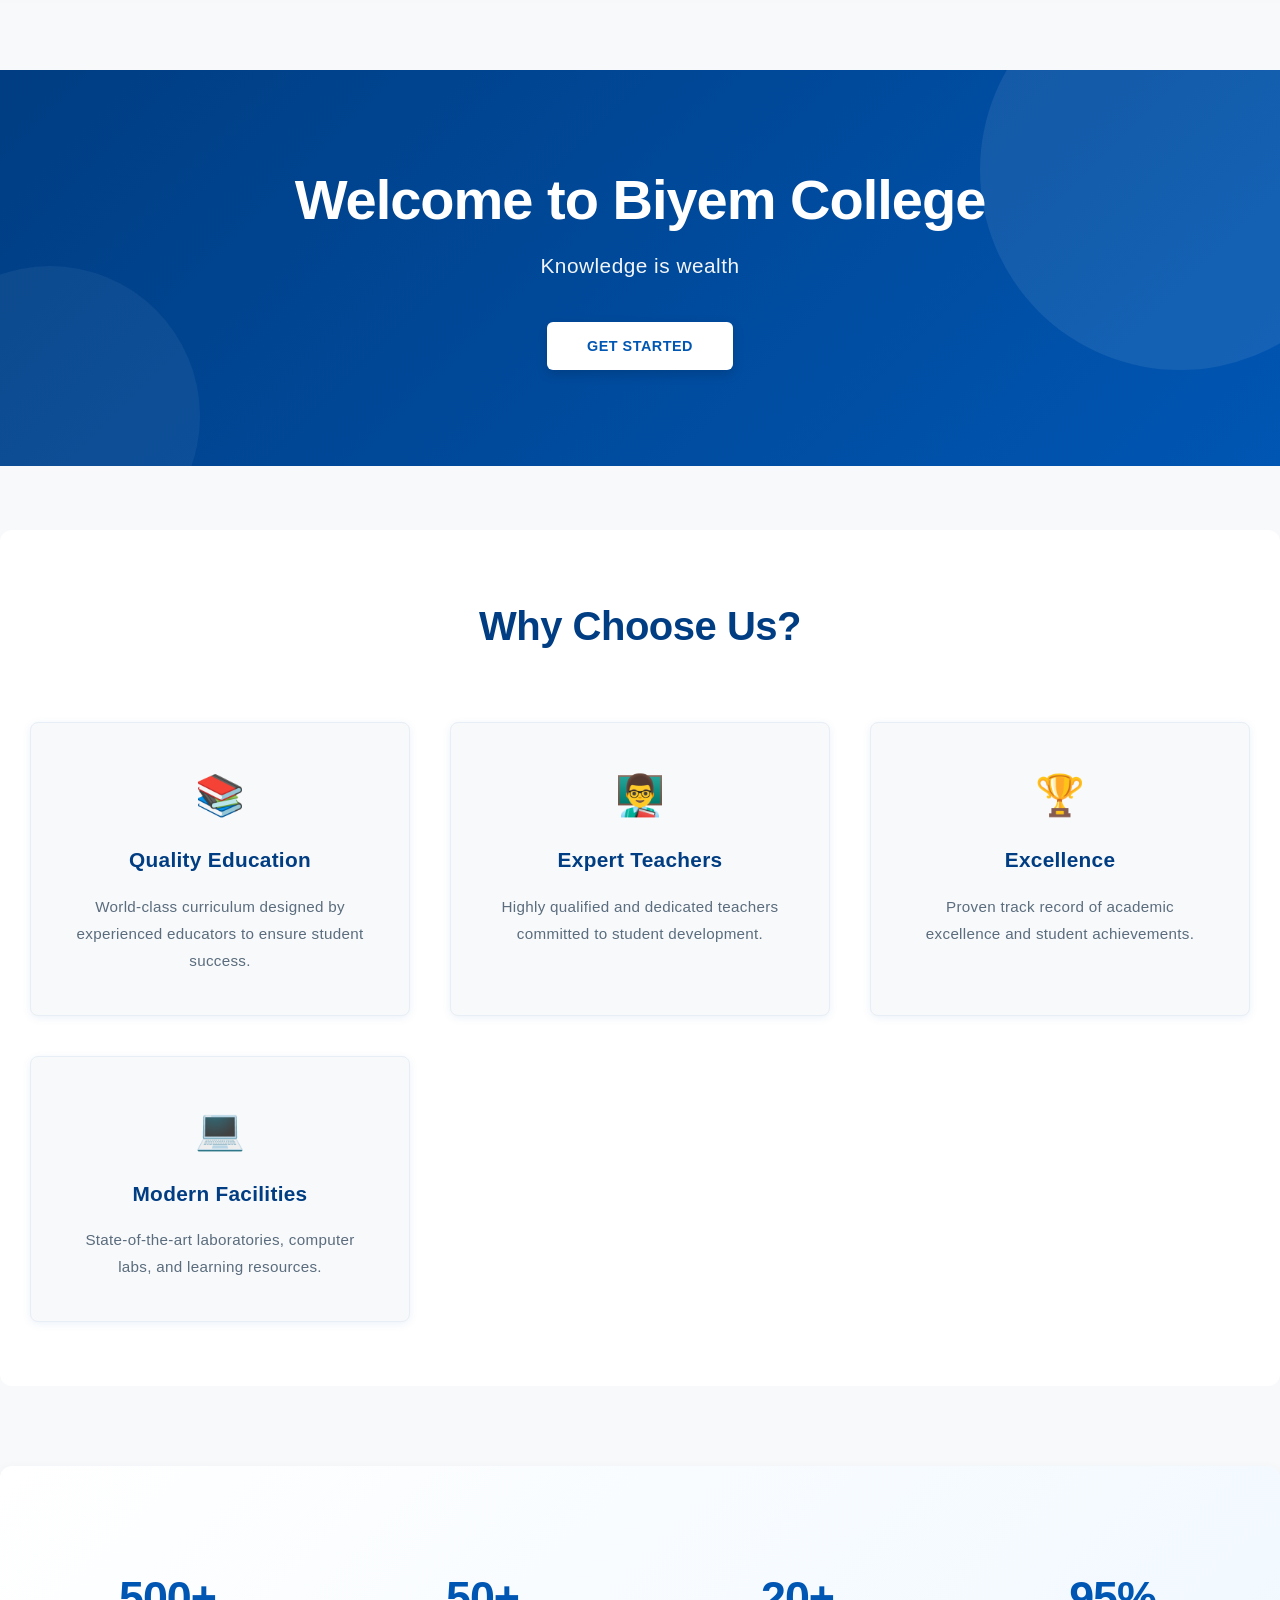
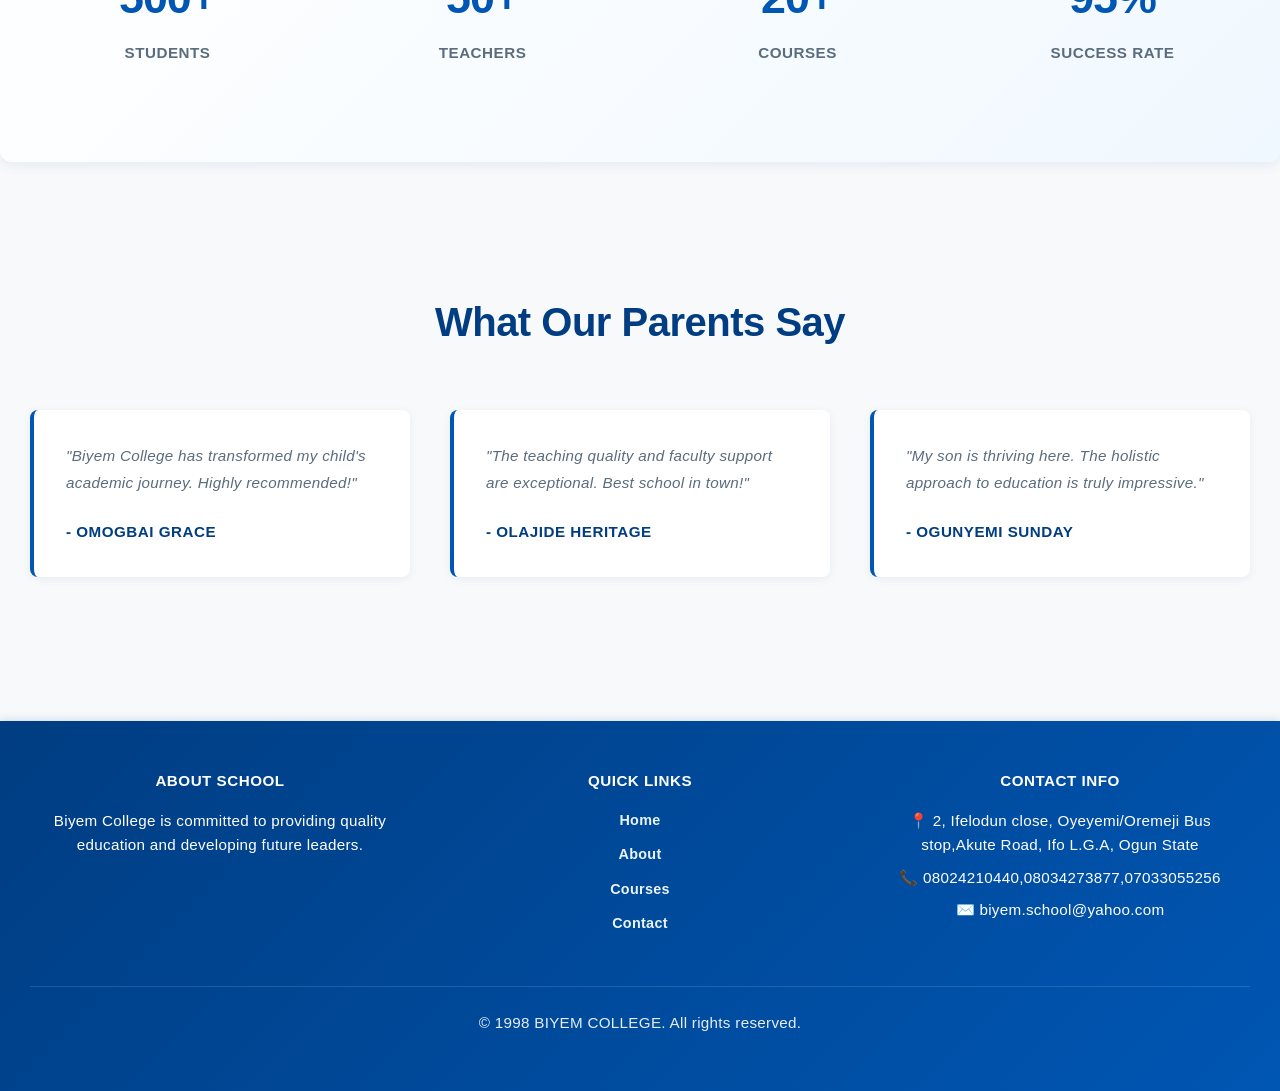
<file: index.html>
<!DOCTYPE html>
<html lang="en">
<head>
    <meta charset="UTF-8">
    <meta name="viewport" content="width=device-width, initial-scale=1.0">
    <title>Biyem College - Home</title>
    <link rel="stylesheet" href="style.css">
</head>
<body>
    <!-- Navigation Bar -->
    <nav class="navbar">
        <div class="nav-container">
            <div class="logo">
                <h1>🎓 Biyem College</h1>
            </div>
            <ul class="nav-menu">
                <li><a href="index.html" class="active">Home</a></li>
                <li><a href="about.html">About</a></li>
                <li><a href="courses.html">Courses</a></li>
                <li><a href="contact.html">Contact</a></li>
            </ul>
        </div>
    </nav>

    <!-- Hero Section -->
    <section class="hero">
        <div class="hero-content">
            <h2>Welcome to Biyem College</h2>
            <p>Knowledge is wealth</p>
            <button class="btn btn-primary">Get Started</button>
        </div>
    </section>

    <!-- Features Section -->
    <section class="features">
        <div class="container">
            <h2>Why Choose Us?</h2>
            <div class="features-grid">
                <div class="feature-card">
                    <div class="feature-icon">📚</div>
                    <h3>Quality Education</h3>
                    <p>World-class curriculum designed by experienced educators to ensure student success.</p>
                </div>
                <div class="feature-card">
                    <div class="feature-icon">👨‍🏫</div>
                    <h3>Expert Teachers</h3>
                    <p>Highly qualified and dedicated teachers committed to student development.</p>
                </div>
                <div class="feature-card">
                    <div class="feature-icon">🏆</div>
                    <h3>Excellence</h3>
                    <p>Proven track record of academic excellence and student achievements.</p>
                </div>
                <div class="feature-card">
                    <div class="feature-icon">💻</div>
                    <h3>Modern Facilities</h3>
                    <p>State-of-the-art laboratories, computer labs, and learning resources.</p>
                </div>
            </div>
        </div>
    </section>

    <!-- Statistics Section -->
    <section class="stats">
        <div class="container">
            <div class="stat-item">
                <h3>500+</h3>
                <p>Students</p>
            </div>
            <div class="stat-item">
                <h3>50+</h3>
                <p>Teachers</p>
            </div>
            <div class="stat-item">
                <h3>20+</h3>
                <p>Courses</p>
            </div>
            <div class="stat-item">
                <h3>95%</h3>
                <p>Success Rate</p>
            </div>
        </div>
    </section>

    <!-- Testimonials Section -->
    <section class="testimonials">
        <div class="container">
            <h2>What Our Parents Say</h2>
            <div class="testimonials-grid">
                <div class="testimonial-card">
                    <p>"Biyem College has transformed my child's academic journey. Highly recommended!"</p>
                    <h4>- Omogbai Grace</h4>
                </div>
                <div class="testimonial-card">
                    <p>"The teaching quality and faculty support are exceptional. Best school in town!"</p>
                    <h4>- Olajide Heritage</h4>
                </div>
                <div class="testimonial-card">
                    <p>"My son is thriving here. The holistic approach to education is truly impressive."</p>
                    <h4>- Ogunyemi Sunday</h4>
                </div>
            </div>
        </div>
    </section>

    <!-- Footer -->
    <footer class="footer">
        <div class="container">
            <div class="footer-content">
                <div class="footer-section">
                    <h4>About School</h4>
                    <p>Biyem College is committed to providing quality education and developing future leaders.</p>
                </div>
                <div class="footer-section">
                    <h4>Quick Links</h4>
                    <ul>
                        <li><a href="#home">Home</a></li>
                        <li><a href="#about">About</a></li>
                        <li><a href="#courses">Courses</a></li>
                        <li><a href="#contact">Contact</a></li>
                    </ul>
                </div>
                <div class="footer-section">
                    <h4>Contact Info</h4>
                    <p>📍 2, Ifelodun close, Oyeyemi/Oremeji Bus stop,Akute Road, Ifo L.G.A, Ogun State</p>
                    <p>📞 08024210440,08034273877,07033055256</p>
                    <p>✉️ biyem.school@yahoo.com</p>
                </div>
            </div>
            <div class="footer-bottom">
                <p>&copy; 1998 BIYEM COLLEGE. All rights reserved.</p>
            </div>
        </div>
    </footer>
</body>
</html>
</file>
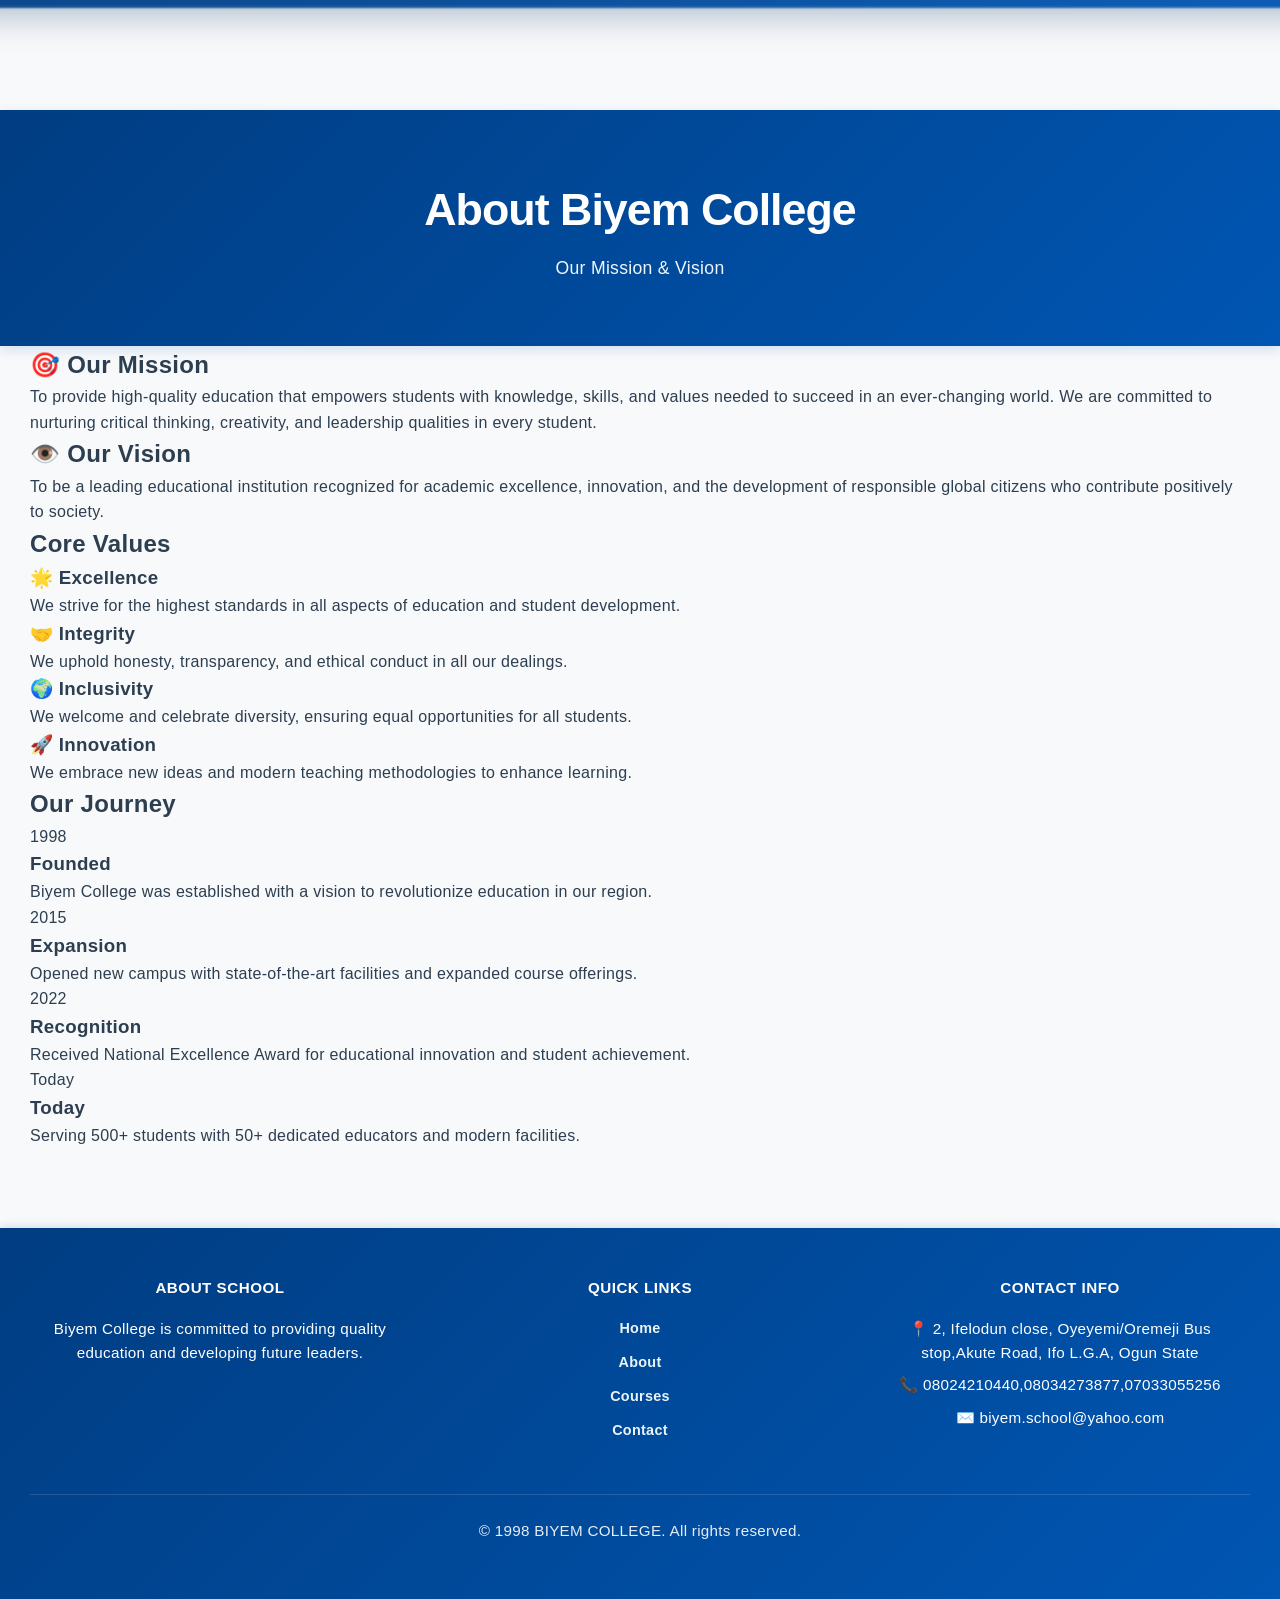
<file: about.html>
<!DOCTYPE html>
<html lang="en">
<head>
    <meta charset="UTF-8">
    <meta name="viewport" content="width=device-width, initial-scale=1.0">
    <title>About Us - Biyem College</title>
    <link rel="stylesheet" href="style.css">
</head>
<body>
    <!-- Navigation Bar -->
    <nav class="navbar">
        <div class="nav-container">
            <div class="logo">
                <h1>🎓 Biyem College</h1>
            </div>
            <ul class="nav-menu">
                <li><a href="index.html">Home</a></li>
                <li><a href="about.html" class="active">About</a></li>
                <li><a href="courses.html">Courses</a></li>
                <li><a href="contact.html">Contact</a></li>
            </ul>
        </div>
    </nav>

    <!-- Page Title -->
    <section class="page-title">
        <h1>About Biyem College</h1>
        <p>Our Mission & Vision</p>
    </section>

    <!-- Mission & Vision -->
    <section class="mission-vision">
        <div class="container">
            <div class="mission-card">
                <h2>🎯 Our Mission</h2>
                <p>To provide high-quality education that empowers students with knowledge, skills, and values needed to succeed in an ever-changing world. We are committed to nurturing critical thinking, creativity, and leadership qualities in every student.</p>
            </div>
            <div class="vision-card">
                <h2>👁️ Our Vision</h2>
                <p>To be a leading educational institution recognized for academic excellence, innovation, and the development of responsible global citizens who contribute positively to society.</p>
            </div>
        </div>
    </section>

    <!-- Our Values -->
    <section class="values">
        <div class="container">
            <h2>Core Values</h2>
            <div class="values-grid">
                <div class="value-item">
                    <h3>🌟 Excellence</h3>
                    <p>We strive for the highest standards in all aspects of education and student development.</p>
                </div>
                <div class="value-item">
                    <h3>🤝 Integrity</h3>
                    <p>We uphold honesty, transparency, and ethical conduct in all our dealings.</p>
                </div>
                <div class="value-item">
                    <h3>🌍 Inclusivity</h3>
                    <p>We welcome and celebrate diversity, ensuring equal opportunities for all students.</p>
                </div>
                <div class="value-item">
                    <h3>🚀 Innovation</h3>
                    <p>We embrace new ideas and modern teaching methodologies to enhance learning.</p>
                </div>
            </div>
        </div>
    </section>

    <!-- History -->
    <section class="history">
        <div class="container">
            <h2>Our Journey</h2>
            <div class="timeline">
                <div class="timeline-item">
                    <div class="timeline-date">1998</div>
                    <div class="timeline-content">
                        <h3>Founded</h3>
                        <p>Biyem College was established with a vision to revolutionize education in our region.</p>
                    </div>
                </div>
                <div class="timeline-item">
                    <div class="timeline-date">2015</div>
                    <div class="timeline-content">
                        <h3>Expansion</h3>
                        <p>Opened new campus with state-of-the-art facilities and expanded course offerings.</p>
                    </div>
                </div>
                <div class="timeline-item">
                    <div class="timeline-date">2022</div>
                    <div class="timeline-content">
                        <h3>Recognition</h3>
                        <p>Received National Excellence Award for educational innovation and student achievement.</p>
                    </div>
                </div>
                <div class="timeline-item">
                    <div class="timeline-date">Today</div>
                    <div class="timeline-content">
                        <h3>Today</h3>
                        <p>Serving 500+ students with 50+ dedicated educators and modern facilities.</p>
                    </div>
                </div>
            </div>
        </div>
    </section>

    <!-- Footer -->
    <footer class="footer">
        <div class="container">
            <div class="footer-content">
                <div class="footer-section">
                    <h4>About School</h4>
                    <p>Biyem College is committed to providing quality education and developing future leaders.</p>
                </div>
                <div class="footer-section">
                    <h4>Quick Links</h4>
                    <ul>
                        <li><a href="index.html">Home</a></li>
                        <li><a href="about.html">About</a></li>
                        <li><a href="courses.html">Courses</a></li>
                        <li><a href="contact.html">Contact</a></li>
                    </ul>
                </div>
                <div class="footer-section">
                    <h4>Contact Info</h4>
                    <p>📍 2, Ifelodun close, Oyeyemi/Oremeji Bus stop,Akute Road, Ifo L.G.A, Ogun State</p>
                    <p>📞 08024210440,08034273877,07033055256</p>
                    <p>✉️ biyem.school@yahoo.com</p>
                </div>
            </div>
            <div class="footer-bottom">
                <p>&copy; 1998 BIYEM COLLEGE. All rights reserved.</p>
            </div>
        </div>
    </footer>
</body>
</html>
</file>
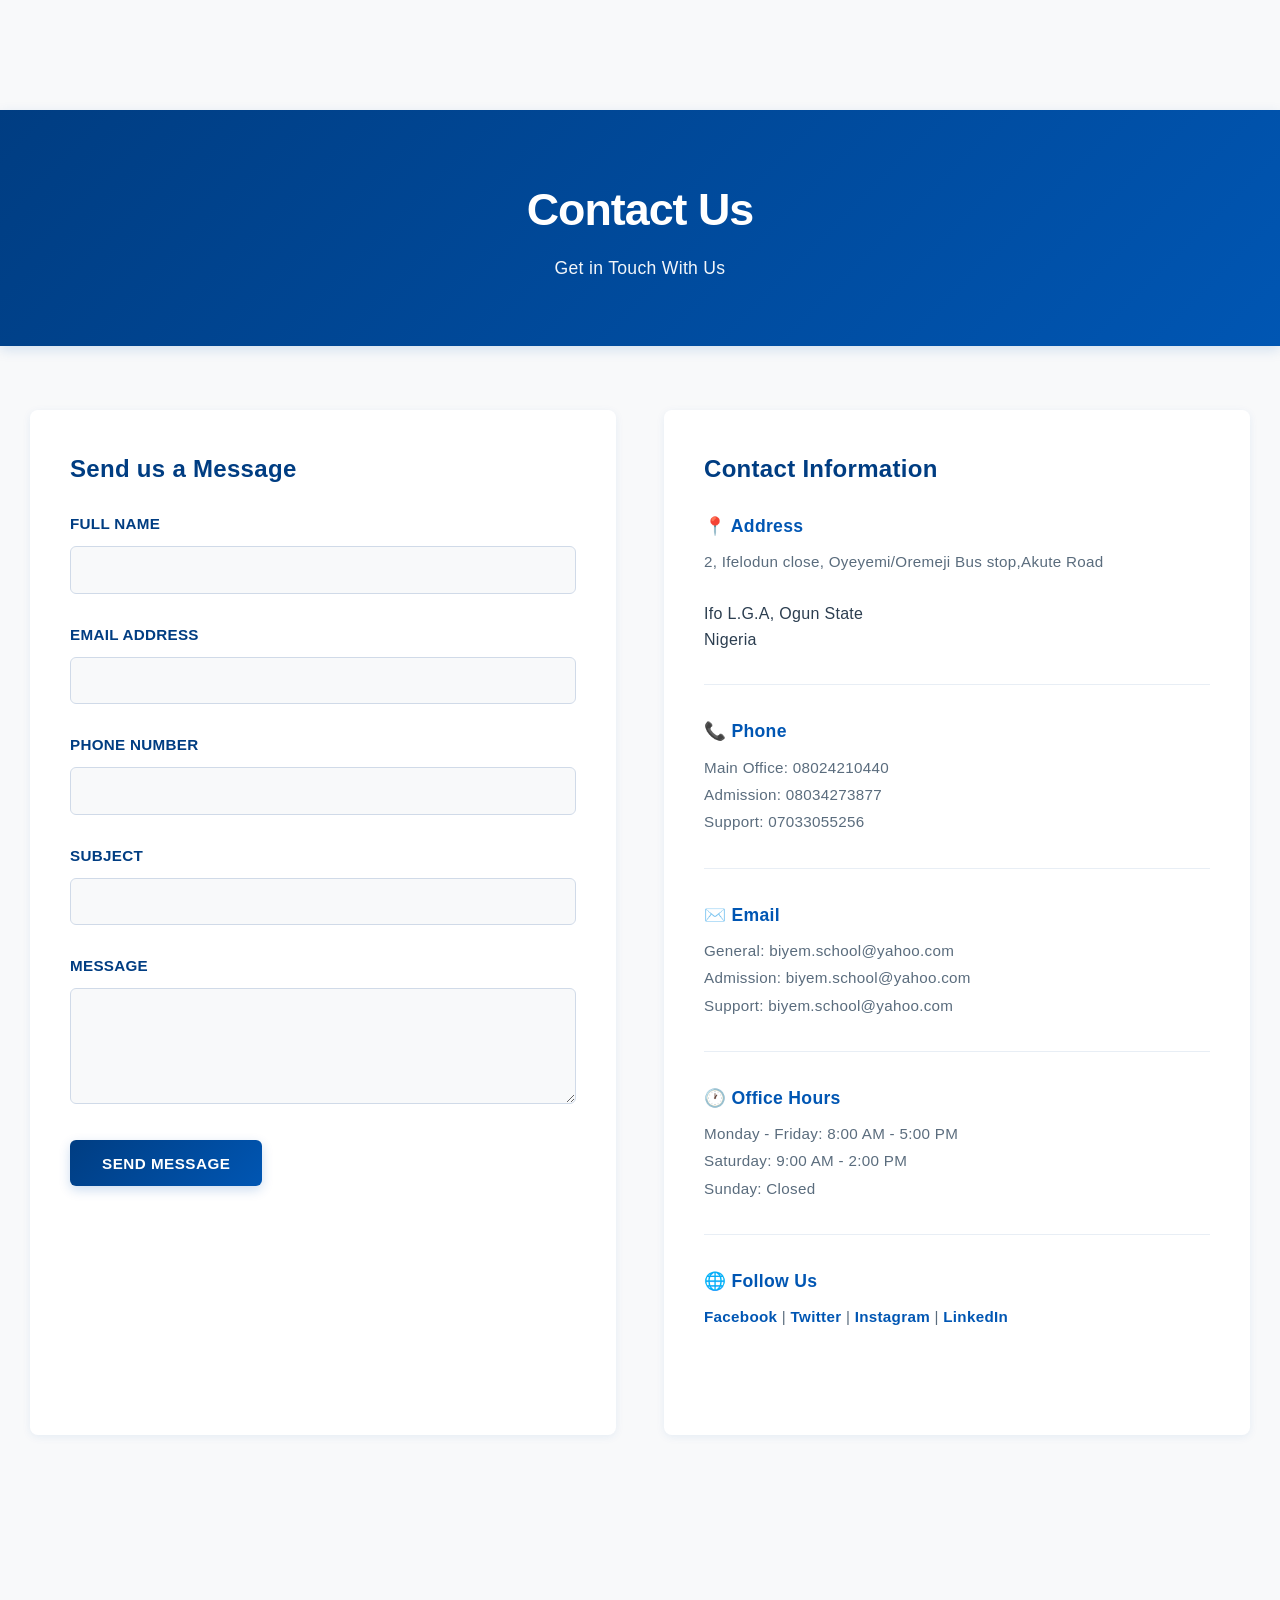
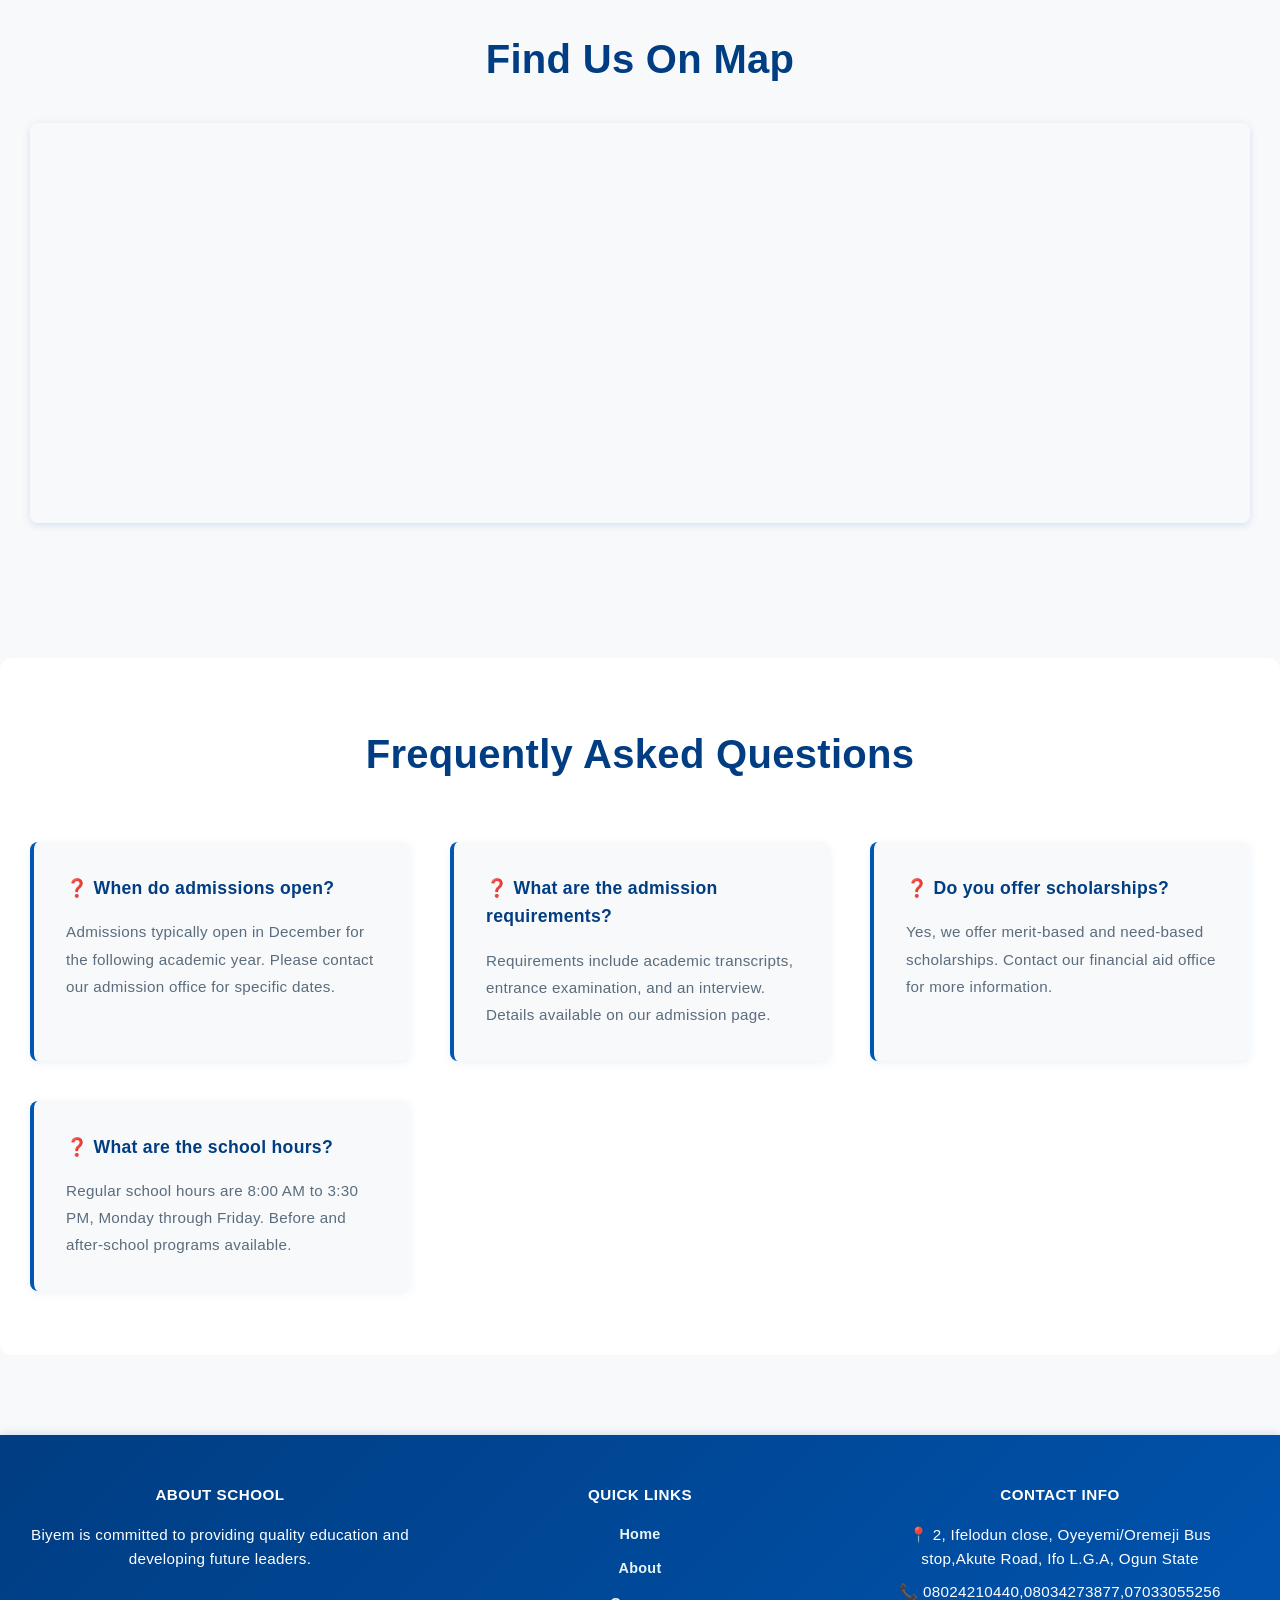
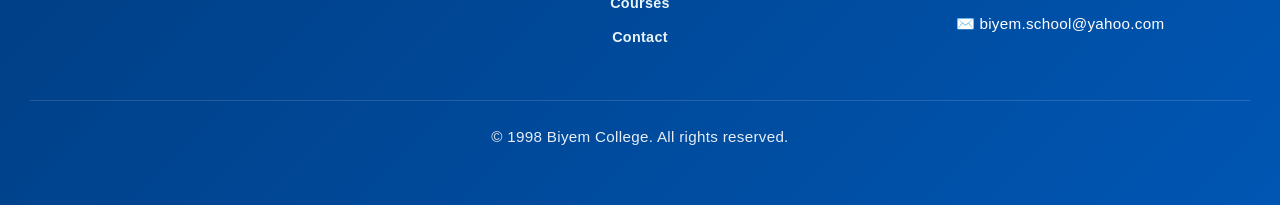
<file: contact.html>
<!DOCTYPE html>
<html lang="en">
<head>
    <meta charset="UTF-8">
    <meta name="viewport" content="width=device-width, initial-scale=1.0">
    <title>Contact Us - Biyem College</title>
    <link rel="stylesheet" href="style.css">
</head>
<body>
    <!-- Navigation Bar -->
    <nav class="navbar">
        <div class="nav-container">
            <div class="logo">
                <h1>🎓 Biyem College</h1>
            </div>
            <ul class="nav-menu">
                <li><a href="index.html">Home</a></li>
                <li><a href="about.html">About</a></li>
                <li><a href="courses.html">Courses</a></li>
                <li><a href="contact.html" class="active">Contact</a></li>
            </ul>
        </div>
    </nav>

    <!-- Page Title -->
    <section class="page-title">
        <h1>Contact Us</h1>
        <p>Get in Touch With Us</p>
    </section>

    <!-- Contact Section -->
    <section class="contact-section">
        <div class="container">
            <div class="contact-grid">
                <!-- Contact Form -->
                <div class="contact-form">
                    <h2>Send us a Message</h2>
                    <form>
                        <div class="form-group">
                            <label for="name">Full Name</label>
                            <input type="text" id="name" name="name" required>
                        </div>

                        <div class="form-group">
                            <label for="email">Email Address</label>
                            <input type="email" id="email" name="email" required>
                        </div>

                        <div class="form-group">
                            <label for="phone">Phone Number</label>
                            <input type="tel" id="phone" name="phone">
                        </div>

                        <div class="form-group">
                            <label for="subject">Subject</label>
                            <input type="text" id="subject" name="subject" required>
                        </div>

                        <div class="form-group">
                            <label for="message">Message</label>
                            <textarea id="message" name="message" rows="5" required></textarea>
                        </div>

                        <button type="submit" class="btn btn-primary">Send Message</button>
                    </form>
                </div>

                <!-- Contact Information -->
                <div class="contact-info">
                    <h2>Contact Information</h2>
                    
                    <div class="info-item">
                        <h3>📍 Address</h3>
                        <p>2, Ifelodun close, Oyeyemi/Oremeji Bus stop,Akute Road</p><br>Ifo L.G.A, Ogun State<br>Nigeria</p>
                    </div>

                    <div class="info-item">
                        <h3>📞 Phone</h3>
                        <p>Main Office: 08024210440<br>Admission: 08034273877<br>Support: 07033055256</p>
                    </div>

                    <div class="info-item">
                        <h3>✉️ Email</h3>
                        <p>General: biyem.school@yahoo.com<br>Admission: biyem.school@yahoo.com<br>Support: biyem.school@yahoo.com</p>
                    </div>

                    <div class="info-item">
                        <h3>🕐 Office Hours</h3>
                        <p>Monday - Friday: 8:00 AM - 5:00 PM<br>Saturday: 9:00 AM - 2:00 PM<br>Sunday: Closed</p>
                    </div>

                    <div class="info-item">
                        <h3>🌐 Follow Us</h3>
                        <p>
                            <a href="#" class="social-link">Facebook</a> | 
                            <a href="#" class="social-link">Twitter</a> | 
                            <a href="#" class="social-link">Instagram</a> | 
                            <a href="#" class="social-link">LinkedIn</a>
                        </p>
                    </div>
                </div>
            </div>
        </div>
    </section>

    <!-- Map Section -->
    <section class="map-section">
        <div class="container">
            <h2>Find Us On Map</h2>
            <iframe src="https://www.google.com/maps/embed?pb=!1m18!1m12!1m3!1d3953.0532450826786!2d3.2734300000000003!3d6.547916!2m3!1f0!2f0!3f0!3m2!1i1024!2i768!4f13.1!3m3!1m2!1s0x103b9d1f1f1f1f1f%3A0x0!2sBiyem%20College%2C%20Akute%2C%20Ogun%20State%2C%20Nigeria!5e0!3m2!1sen!2sng!4v1689000000000" width="100%" height="400" style="border:0;" allowfullscreen="" loading="lazy" referrerpolicy="no-referrer-when-downgrade"></iframe>
        </div>
    </section>

    <!-- FAQ Section -->
    <section class="faq-section">
        <div class="container">
            <h2>Frequently Asked Questions</h2>
            <div class="faq-grid">
                <div class="faq-item">
                    <h3>❓ When do admissions open?</h3>
                    <p>Admissions typically open in December for the following academic year. Please contact our admission office for specific dates.</p>
                </div>
                <div class="faq-item">
                    <h3>❓ What are the admission requirements?</h3>
                    <p>Requirements include academic transcripts, entrance examination, and an interview. Details available on our admission page.</p>
                </div>
                <div class="faq-item">
                    <h3>❓ Do you offer scholarships?</h3>
                    <p>Yes, we offer merit-based and need-based scholarships. Contact our financial aid office for more information.</p>
                </div>
                <div class="faq-item">
                    <h3>❓ What are the school hours?</h3>
                    <p>Regular school hours are 8:00 AM to 3:30 PM, Monday through Friday. Before and after-school programs available.</p>
                </div>
            </div>
        </div>
    </section>

    <!-- Footer -->
    <footer class="footer">
        <div class="container">
            <div class="footer-content">
                <div class="footer-section">
                    <h4>About School</h4>
                    <p>Biyem is committed to providing quality education and developing future leaders.</p>
                </div>
                <div class="footer-section">
                    <h4>Quick Links</h4>
                    <ul>
                        <li><a href="index.html">Home</a></li>
                        <li><a href="about.html">About</a></li>
                        <li><a href="courses.html">Courses</a></li>
                        <li><a href="contact.html">Contact</a></li>
                    </ul>
                </div>
                <div class="footer-section">
                    <h4>Contact Info</h4>
                    <p>📍 2, Ifelodun close, Oyeyemi/Oremeji Bus stop,Akute Road, Ifo L.G.A, Ogun State</p>
                    <p>📞 08024210440,08034273877,07033055256</p>
                    <p>✉️ biyem.school@yahoo.com</p>
                </div>
            </div>
            <div class="footer-bottom">
                <p>&copy; 1998 Biyem College. All rights reserved.</p>
            </div>
        </div>
    </footer>
</body>
</html>
</file>
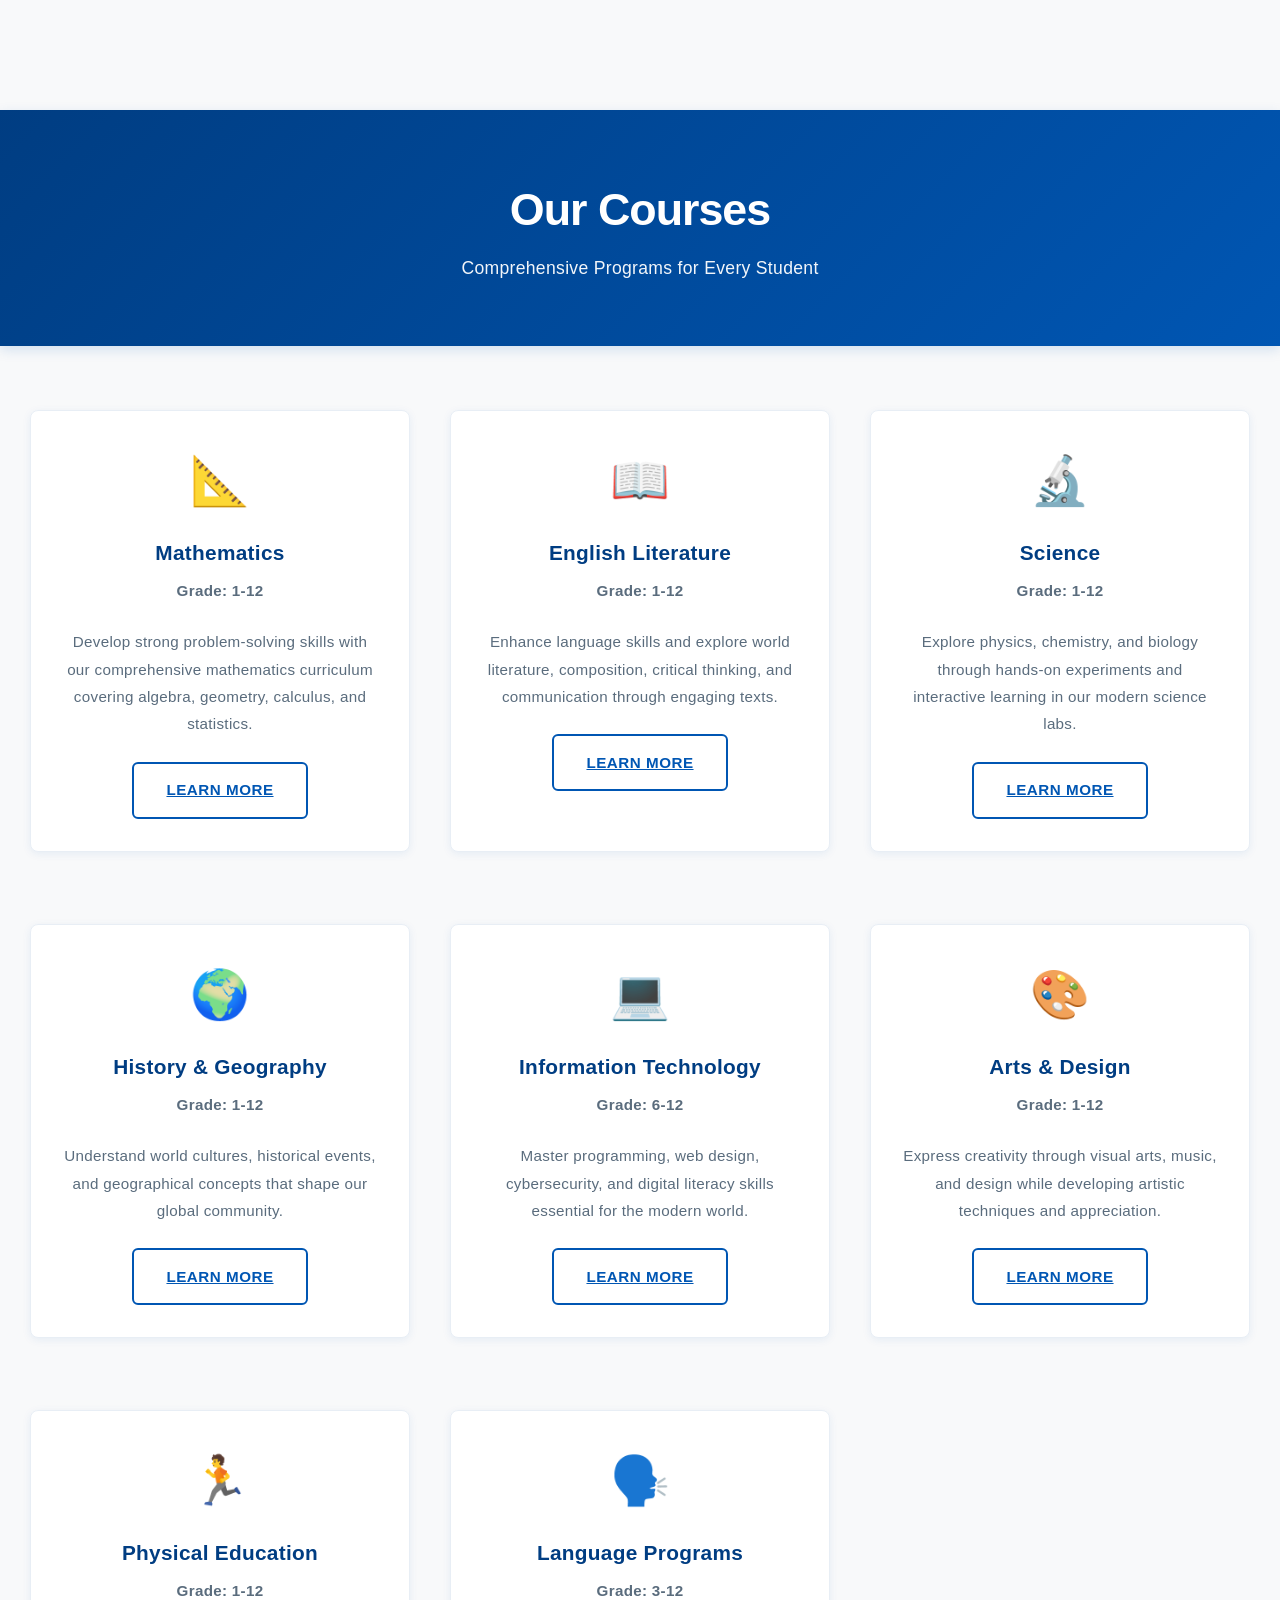
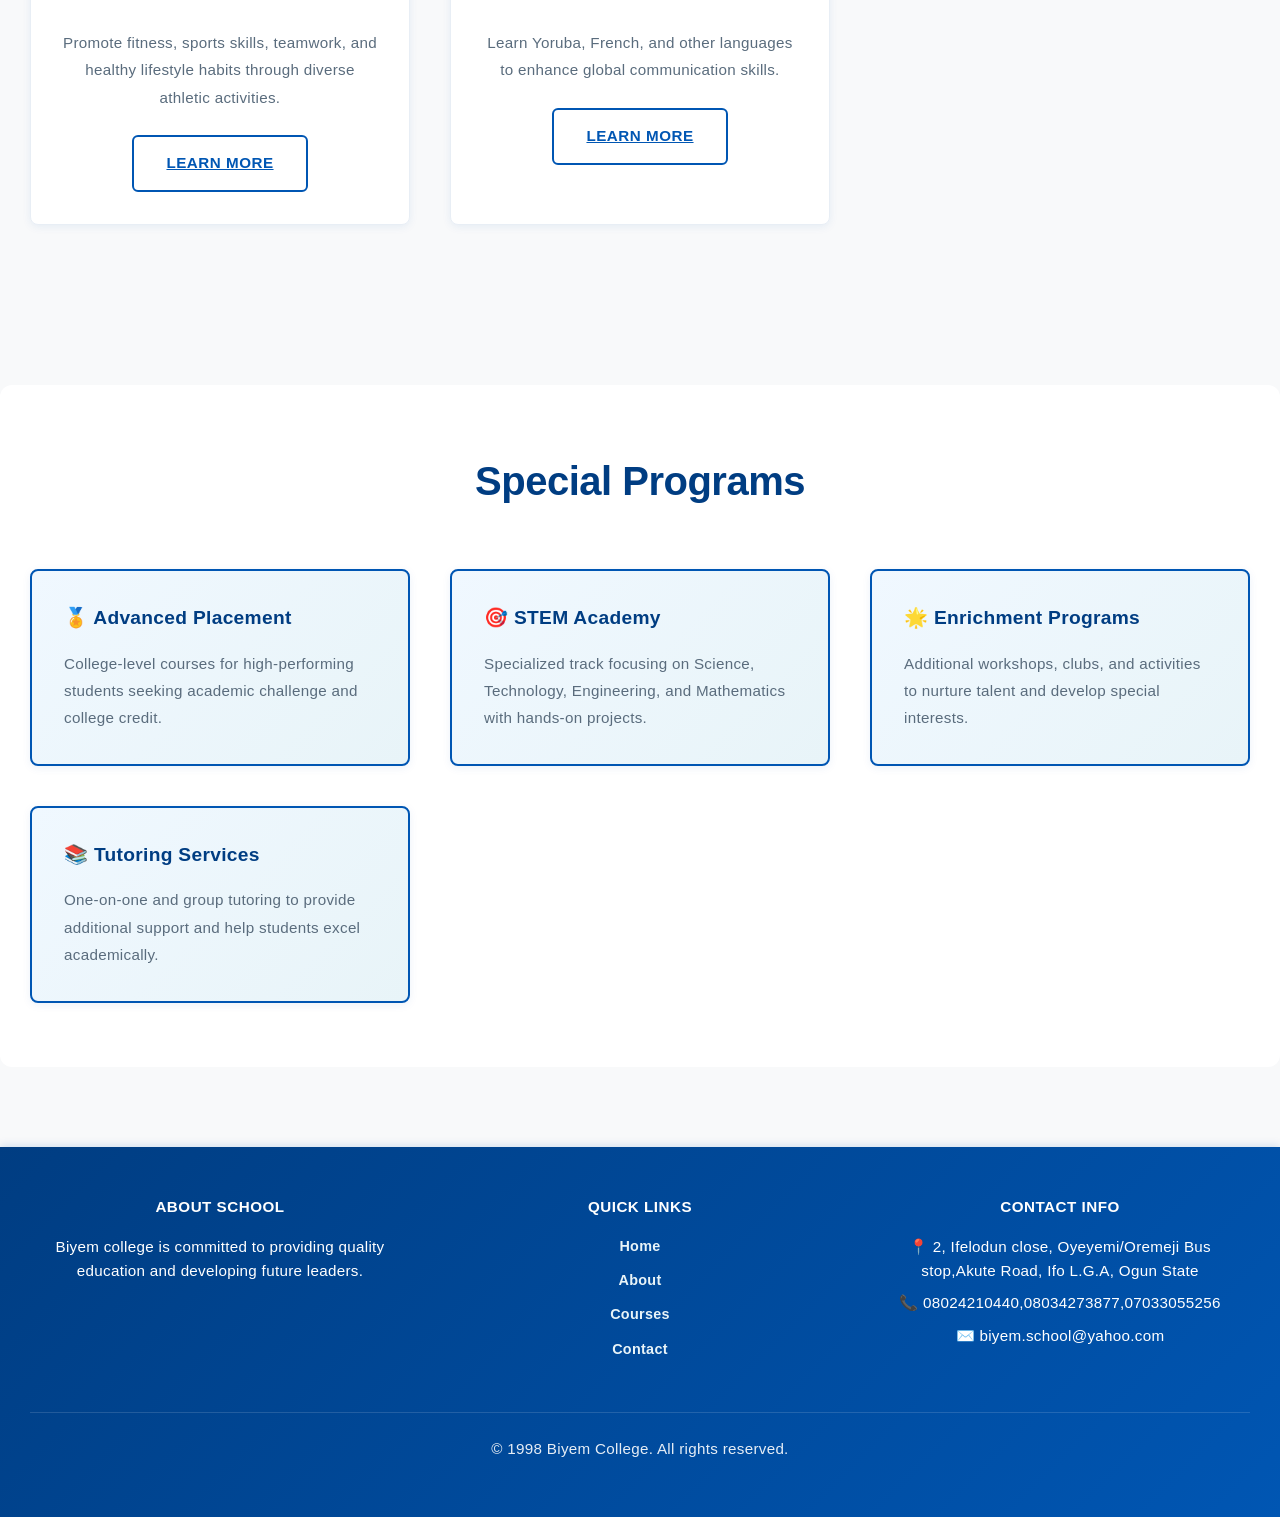
<file: courses.html>
<!DOCTYPE html>
<html lang="en">
<head>
    <meta charset="UTF-8">
    <meta name="viewport" content="width=device-width, initial-scale=1.0">
    <title>Courses - Biyem College</title>
    <link rel="stylesheet" href="style.css">
</head>
<body>
    <!-- Navigation Bar -->
    <nav class="navbar">
        <div class="nav-container">
            <div class="logo">
                <h1>🎓 Biyem College</h1>
            </div>
            <ul class="nav-menu">
                <li><a href="index.html">Home</a></li>
                <li><a href="about.html">About</a></li>
                <li><a href="courses.html" class="active">Courses</a></li>
                <li><a href="contact.html">Contact</a></li>
            </ul>
        </div>
    </nav>

    <!-- Page Title -->
    <section class="page-title">
        <h1>Our Courses</h1>
        <p>Comprehensive Programs for Every Student</p>
    </section>

    <!-- Courses Section -->
    <section class="courses-section">
        <div class="container">
            <div class="courses-grid">
                <div class="course-card">
                    <div class="course-icon">📐</div>
                    <h3>Mathematics</h3>
                    <p class="course-level">Grade: 1-12</p>
                    <p>Develop strong problem-solving skills with our comprehensive mathematics curriculum covering algebra, geometry, calculus, and statistics.</p>
                    <a href="contact.html#contact-form" class="btn btn-secondary">Learn More</a>
                </div>

                <div class="course-card">
                    <div class="course-icon">📖</div>
                    <h3>English Literature</h3>
                    <p class="course-level">Grade: 1-12</p>
                    <p>Enhance language skills and explore world literature, composition, critical thinking, and communication through engaging texts.</p>
                    <a href="contact.html#contact-form" class="btn btn-secondary">Learn More</a>
                </div>

                <div class="course-card">
                    <div class="course-icon">🔬</div>
                    <h3>Science</h3>
                    <p class="course-level">Grade: 1-12</p>
                    <p>Explore physics, chemistry, and biology through hands-on experiments and interactive learning in our modern science labs.</p>
                    <a href="contact.html#contact-form" class="btn btn-secondary">Learn More</a>
                </div>

                <div class="course-card">
                    <div class="course-icon">🌍</div>
                    <h3>History & Geography</h3>
                    <p class="course-level">Grade: 1-12</p>
                    <p>Understand world cultures, historical events, and geographical concepts that shape our global community.</p>
                    <a href="contact.html#contact-form" class="btn btn-secondary">Learn More</a>
                </div>

                <div class="course-card">
                    <div class="course-icon">💻</div>
                    <h3>Information Technology</h3>
                    <p class="course-level">Grade: 6-12</p>
                    <p>Master programming, web design, cybersecurity, and digital literacy skills essential for the modern world.</p>
                    <a href="contact.html#contact-form" class="btn btn-secondary">Learn More</a>
                </div>

                <div class="course-card">
                    <div class="course-icon">🎨</div>
                    <h3>Arts & Design</h3>
                    <p class="course-level">Grade: 1-12</p>
                    <p>Express creativity through visual arts, music, and design while developing artistic techniques and appreciation.</p>
                    <a href="contact.html#contact-form" class="btn btn-secondary">Learn More</a>
                </div>

                <div class="course-card">
                    <div class="course-icon">🏃</div>
                    <h3>Physical Education</h3>
                    <p class="course-level">Grade: 1-12</p>
                    <p>Promote fitness, sports skills, teamwork, and healthy lifestyle habits through diverse athletic activities.</p>
                    <a href="contact.html#contact-form" class="btn btn-secondary">Learn More</a>
                </div>

                <div class="course-card">
                    <div class="course-icon">🗣️</div>
                    <h3>Language Programs</h3>
                    <p class="course-level">Grade: 3-12</p>
                    <p>Learn Yoruba, French, and other languages to enhance global communication skills.</p>
                    <a href="contact.html#contact-form" class="btn btn-secondary">Learn More</a>
                </div>
            </div>
        </div>
    </section>

    <!-- Special Programs -->
    <section class="special-programs">
        <div class="container">
            <h2>Special Programs</h2>
            <div class="programs-grid">
                <div class="program-card">
                    <h3>🏅 Advanced Placement</h3>
                    <p>College-level courses for high-performing students seeking academic challenge and college credit.</p>
                </div>
                <div class="program-card">
                    <h3>🎯 STEM Academy</h3>
                    <p>Specialized track focusing on Science, Technology, Engineering, and Mathematics with hands-on projects.</p>
                </div>
                <div class="program-card">
                    <h3>🌟 Enrichment Programs</h3>
                    <p>Additional workshops, clubs, and activities to nurture talent and develop special interests.</p>
                </div>
                <div class="program-card">
                    <h3>📚 Tutoring Services</h3>
                    <p>One-on-one and group tutoring to provide additional support and help students excel academically.</p>
                </div>
            </div>
        </div>
    </section>

    <!-- Footer -->
    <footer class="footer">
        <div class="container">
            <div class="footer-content">
                <div class="footer-section">
                    <h4>About School</h4>
                    <p>Biyem college is committed to providing quality education and developing future leaders.</p>
                </div>
                <div class="footer-section">
                    <h4>Quick Links</h4>
                    <ul>
                        <li><a href="index.html">Home</a></li>
                        <li><a href="about.html">About</a></li>
                        <li><a href="courses.html">Courses</a></li>
                        <li><a href="contact.html">Contact</a></li>
                    </ul>
                </div>
                <div class="footer-section">
                    <h4>Contact Info</h4>
                    <p>📍 2, Ifelodun close, Oyeyemi/Oremeji Bus stop,Akute Road, Ifo L.G.A, Ogun State</p>
                    <p>📞 08024210440,08034273877,07033055256</p>
                    <p>✉️ biyem.school@yahoo.com</p>
                </div>
            </div>
            <div class="footer-bottom">
                <p>&copy; 1998 Biyem College. All rights reserved.</p>
            </div>
        </div>
    </footer>
</body>
</html>
</file>
<file: style.css>
* {
    margin: 0;
    padding: 0;
    box-sizing: border-box;
}

body {
    font-family: -apple-system, BlinkMacSystemFont, 'Segoe UI', 'Roboto', 'Oxygen', 'Ubuntu', 'Cantarell', sans-serif;
    line-height: 1.6;
    color: #2c3e50;
    background: #f8f9fa;
    perspective: 1200px;
    letter-spacing: 0.3px;
    scroll-behavior: smooth;
}

/* Navigation Bar - Enhanced with 3D Effects */
.navbar {
    background: linear-gradient(135deg, #003d82 0%, #0056b3 100%);
    padding: 1rem 0;
    position: fixed;
    top: 0;
    left: 0;
    right: 0;
    z-index: 1000;
    box-shadow: 0 8px 32px rgba(0, 51, 102, 0.3);
    transform: translateZ(100px);
    backdrop-filter: blur(15px);
    background: linear-gradient(135deg, rgba(0, 61, 130, 0.95) 0%, rgba(0, 86, 179, 0.95) 100%);
    animation: slideDown 0.6s cubic-bezier(0.34, 1.56, 0.64, 1);
    border-bottom: 2px solid rgba(255, 255, 255, 0.1);
}

@keyframes slideDown {
    from {
        opacity: 0;
        transform: translateY(-100%) translateZ(100px);
    }
    to {
        opacity: 1;
        transform: translateY(0) translateZ(100px);
    }
}

.navbar::before {
    content: '';
    position: absolute;
    top: -2px;
    left: 0;
    right: 0;
    height: 2px;
    background: linear-gradient(90deg, transparent, rgba(255, 255, 255, 0.5), transparent);
    opacity: 0;
    animation: shimmer 3s ease-in-out infinite;
}

@keyframes shimmer {
    0%, 100% {
        opacity: 0;
        transform: translateX(-100%);
    }
    50% {
        opacity: 1;
        transform: translateX(100%);
    }
}

.nav-container {
    max-width: 1400px;
    margin: 0 auto;
    padding: 0 30px;
    display: flex;
    justify-content: space-between;
    align-items: center;
    position: relative;
    z-index: 1001;
}

.logo {
    font-size: 1.3rem;
    font-weight: 700;
    color: white;
    text-decoration: none;
    display: flex;
    align-items: center;
    letter-spacing: 0.5px;
    text-transform: uppercase;
    font-size: 0.9rem;
    font-weight: 800;
    tracking-mode: auto;
    transition: all 0.3s ease;
    transform: translateZ(15px);
    text-shadow: 0 2px 10px rgba(0, 0, 0, 0.2);
}

.logo:hover {
    transform: translateZ(20px) scale(1.05);
    text-shadow: 0 4px 15px rgba(255, 255, 255, 0.3);
}

.logo h1 {
    margin: 0;
    font-size: 1.3rem;
    color: white;
    font-weight: 700;
    background: linear-gradient(135deg, #ffffff 0%, #e8f4f8 100%);
    -webkit-background-clip: text;
    -webkit-text-fill-color: transparent;
    background-clip: text;
}

.nav-menu {
    list-style: none;
    display: flex;
    gap: 3rem;
    align-items: center;
}

.nav-menu li {
    position: relative;
    transform-style: preserve-3d;
}

.nav-menu a {
    color: white;
    text-decoration: none;
    font-weight: 600;
    transition: all 0.3s cubic-bezier(0.34, 1.56, 0.64, 1);
    padding: 0.5rem 0;
    font-size: 0.95rem;
    display: block;
    transform: translateZ(20px);
    position: relative;
    text-shadow: 0 1px 3px rgba(0, 0, 0, 0.2);
}

.nav-menu a::before {
    content: '';
    position: absolute;
    bottom: 0;
    left: 0;
    width: 0;
    height: 3px;
    background: linear-gradient(90deg, #ffffff, #e8f4f8);
    transition: all 0.3s cubic-bezier(0.34, 1.56, 0.64, 1);
    box-shadow: 0 0 10px rgba(255, 255, 255, 0.5);
}

.nav-menu a::after {
    content: '';
    position: absolute;
    bottom: 0;
    left: 0;
    width: 0;
    height: 2px;
    background: white;
    transition: width 0.3s ease;
}

.nav-menu a:hover {
    transform: translateZ(30px) translateY(-3px) scale(1.05);
    text-shadow: 0 2px 8px rgba(255, 255, 255, 0.4);
}

.nav-menu a:hover::before {
    width: 100%;
}

.nav-menu a:hover::after,
.nav-menu a.active::after {
    width: 100%;
}

.nav-menu a.active {
    opacity: 1;
    transform: translateZ(30px) translateY(-2px);
}

/* Add body padding to account for fixed navbar */
body {
    padding-top: 70px;
}

/* Container */
.container {
    max-width: 1400px;
    margin: 0 auto;
    padding: 0 30px;
}

/* Hero Section */
.hero {
    background: linear-gradient(135deg, #003d82 0%, #0056b3 100%);
    color: white;
    padding: 6rem 0;
    text-align: center;
    margin-bottom: 4rem;
    position: relative;
    overflow: hidden;
}

.hero::before {
    content: '';
    position: absolute;
    top: -100px;
    right: -100px;
    width: 400px;
    height: 400px;
    background: rgba(255, 255, 255, 0.08);
    border-radius: 50%;
    animation: float 8s ease-in-out infinite;
}

.hero::after {
    content: '';
    position: absolute;
    bottom: -100px;
    left: -100px;
    width: 300px;
    height: 300px;
    background: rgba(255, 255, 255, 0.05);
    border-radius: 50%;
    animation: float 6s ease-in-out infinite reverse;
}

.hero-content {
    position: relative;
    z-index: 2;
    transform: translateZ(30px);
}

.hero-content h2 {
    font-size: 3.5rem;
    margin-bottom: 1rem;
    font-weight: 800;
    letter-spacing: -1px;
    animation: slideInDown 0.8s ease;
    line-height: 1.2;
}

.hero-content p {
    font-size: 1.3rem;
    margin-bottom: 2.5rem;
    animation: slideInUp 0.8s ease;
    opacity: 0.95;
    font-weight: 500;
    letter-spacing: 0.5px;
}

.hero button {
    background: white;
    color: #0056b3;
    padding: 1rem 2.5rem;
    border: none;
    border-radius: 6px;
    font-size: 1rem;
    cursor: pointer;
    font-weight: 700;
    transition: all 0.3s ease;
    box-shadow: 0 4px 12px rgba(0, 0, 0, 0.15);
    text-transform: uppercase;
    letter-spacing: 0.5px;
    font-size: 0.9rem;
}

.hero button:hover {
    transform: translateY(-2px) translateZ(10px);
    box-shadow: 0 8px 20px rgba(0, 0, 0, 0.2);
}

/* Animations */
@keyframes slideInDown {
    from {
        opacity: 0;
        transform: translateY(-40px) translateZ(0);
    }
    to {
        opacity: 1;
        transform: translateY(0) translateZ(30px);
    }
}

@keyframes slideInUp {
    from {
        opacity: 0;
        transform: translateY(40px) translateZ(0);
    }
    to {
        opacity: 1;
        transform: translateY(0) translateZ(20px);
    }
}

@keyframes float {
    0%, 100% {
        transform: translate3d(0, 0, 0);
    }
    50% {
        transform: translate3d(30px, 30px, 0);
    }
}

/* Features Section */
.features {
    margin-bottom: 5rem;
    background: white;
    padding: 4rem 0;
    border-radius: 12px;
}

.features h2 {
    text-align: center;
    font-size: 2.5rem;
    margin-bottom: 4rem;
    color: #003d82;
    font-weight: 800;
    letter-spacing: -0.5px;
}

.features-grid {
    display: grid;
    grid-template-columns: repeat(auto-fit, minmax(280px, 1fr));
    gap: 2.5rem;
    margin-bottom: 0;
}

.feature-card {
    background: #f8f9fa;
    border-radius: 8px;
    padding: 2.5rem;
    box-shadow: 0 2px 8px rgba(0, 86, 179, 0.08);
    transition: all 0.3s cubic-bezier(0.34, 1.56, 0.64, 1);
    text-align: center;
    transform-style: preserve-3d;
    border: 1px solid #e8eef5;
}

.feature-card:hover {
    transform: translateY(-8px) rotateX(2deg) translateZ(20px);
    box-shadow: 0 12px 24px rgba(0, 86, 179, 0.12);
}

.feature-icon {
    font-size: 2.5rem;
    margin-bottom: 1rem;
    transition: transform 0.3s;
    display: inline-block;
}

.feature-card:hover .feature-icon {
    transform: scale(1.1) translateZ(10px);
}

.feature-card h3 {
    color: #003d82;
    margin-bottom: 1rem;
    font-size: 1.3rem;
    font-weight: 700;
}

.feature-card p {
    color: #5a6c7d;
    line-height: 1.8;
    font-size: 0.95rem;
}

/* Stats Section */
.stats {
    background: linear-gradient(135deg, #ffffff 0%, #f0f8ff 100%);
    padding: 4rem 0;
    margin-bottom: 4rem;
    border-radius: 12px;
    box-shadow: 0 4px 12px rgba(0, 86, 179, 0.08);
}

.stats .container {
    display: grid;
    grid-template-columns: repeat(auto-fit, minmax(220px, 1fr));
    gap: 2.5rem;
}

.stat-item {
    text-align: center;
    padding: 2rem;
    transform: translateZ(0);
    transition: all 0.3s ease;
}

.stat-item:hover {
    transform: translateZ(15px) scale(1.03);
}

.stat-item h3 {
    font-size: 2.8rem;
    color: #0056b3;
    margin-bottom: 0.5rem;
    font-weight: 800;
    letter-spacing: -1px;
}

.stat-item p {
    color: #5a6c7d;
    font-size: 0.95rem;
    font-weight: 600;
    text-transform: uppercase;
    letter-spacing: 0.5px;
}

/* Testimonials Section */
.testimonials {
    background: #f8f9fa;
    padding: 4rem 0;
    margin-bottom: 4rem;
    border-radius: 12px;
}

.testimonials h2 {
    text-align: center;
    font-size: 2.5rem;
    margin-bottom: 3.5rem;
    color: #003d82;
    font-weight: 800;
    letter-spacing: -0.5px;
}

.testimonials-grid {
    display: grid;
    grid-template-columns: repeat(auto-fit, minmax(320px, 1fr));
    gap: 2.5rem;
}

.testimonial-card {
    background: white;
    border-radius: 8px;
    padding: 2rem;
    box-shadow: 0 2px 8px rgba(0, 86, 179, 0.08);
    border-left: 4px solid #0056b3;
    transition: all 0.3s ease;
    transform-style: preserve-3d;
}

.testimonial-card:hover {
    transform: translateY(-6px) translateZ(20px);
    box-shadow: 0 8px 20px rgba(0, 86, 179, 0.12);
}

.testimonial-card p {
    font-style: italic;
    color: #5a6c7d;
    margin-bottom: 1.5rem;
    line-height: 1.8;
    font-size: 0.95rem;
}

.testimonial-card h4 {
    color: #003d82;
    font-weight: 700;
    font-size: 0.95rem;
    text-transform: uppercase;
    letter-spacing: 0.5px;
}

/* Cards Section */
.section {
    margin-bottom: 4rem;
}

.section h2 {
    text-align: center;
    font-size: 2.5rem;
    margin-bottom: 3.5rem;
    color: #003d82;
    font-weight: 800;
    letter-spacing: -0.5px;
}

.cards-grid {
    display: grid;
    grid-template-columns: repeat(auto-fit, minmax(300px, 1fr));
    gap: 2.5rem;
    margin-bottom: 3rem;
}

.card {
    background: white;
    border-radius: 8px;
    overflow: hidden;
    box-shadow: 0 2px 8px rgba(0, 86, 179, 0.08);
    transition: all 0.3s ease;
    transform-style: preserve-3d;
    border: 1px solid #e8eef5;
}

.card:hover {
    transform: translateY(-8px) translateZ(25px);
    box-shadow: 0 12px 28px rgba(0, 86, 179, 0.15);
}

.card-header {
    background: linear-gradient(135deg, #003d82 0%, #0056b3 100%);
    color: white;
    padding: 2rem;
    text-align: center;
    font-size: 2.5rem;
}

.card-body {
    padding: 2rem;
}

.card h3 {
    color: #003d82;
    margin-bottom: 1rem;
    font-size: 1.3rem;
    font-weight: 700;
}

.card p {
    color: #5a6c7d;
    line-height: 1.8;
    font-size: 0.95rem;
}

/* Students/Data Table */
.data-table {
    background: white;
    border-radius: 8px;
    overflow: hidden;
    box-shadow: 0 2px 8px rgba(0, 86, 179, 0.08);
    margin-bottom: 3rem;
    border: 1px solid #e8eef5;
}

table {
    width: 100%;
    border-collapse: collapse;
}

table thead {
    background: #003d82;
    color: white;
}

table th {
    padding: 1.2rem;
    text-align: left;
    border-bottom: 2px solid #0056b3;
    font-weight: 700;
    font-size: 0.9rem;
    text-transform: uppercase;
    letter-spacing: 0.5px;
}

table td {
    padding: 1rem 1.2rem;
    text-align: left;
    border-bottom: 1px solid #e8eef5;
    color: #5a6c7d;
    font-size: 0.95rem;
}

table tbody tr:hover {
    background: #f8f9fa;
    transition: background 0.2s;
}

table tbody tr:nth-child(even) {
    background: #f8f9fa;
}

/* Form Section */
.form-section {
    background: white;
    padding: 2.5rem;
    border-radius: 8px;
    box-shadow: 0 2px 8px rgba(0, 86, 179, 0.08);
    max-width: 600px;
    margin: 0 auto 3rem;
    border: 1px solid #e8eef5;
}

.form-group {
    margin-bottom: 1.8rem;
}

label {
    display: block;
    margin-bottom: 0.6rem;
    color: #003d82;
    font-weight: 700;
    font-size: 0.95rem;
    text-transform: uppercase;
    letter-spacing: 0.3px;
}

input, select, textarea {
    width: 100%;
    padding: 0.9rem 1rem;
    border: 1px solid #d0dae8;
    border-radius: 6px;
    font-size: 0.95rem;
    transition: all 0.3s;
    font-family: inherit;
    background: #f8f9fa;
    color: #2c3e50;
}

input:focus, select:focus, textarea:focus {
    outline: none;
    border-color: #0056b3;
    background: white;
    box-shadow: 0 0 0 3px rgba(0, 86, 179, 0.1);
    transform: translateZ(5px);
}

input::placeholder {
    color: #a0aec0;
}

.btn-submit {
    background: linear-gradient(135deg, #003d82 0%, #0056b3 100%);
    color: white;
    padding: 1rem 2rem;
    border: none;
    border-radius: 6px;
    font-size: 0.95rem;
    cursor: pointer;
    font-weight: 700;
    transition: all 0.3s;
    width: 100%;
    box-shadow: 0 4px 12px rgba(0, 86, 179, 0.2);
    text-transform: uppercase;
    letter-spacing: 0.5px;
}

.btn-submit:hover {
    transform: translateY(-2px) translateZ(10px);
    box-shadow: 0 8px 20px rgba(0, 86, 179, 0.3);
}

.btn {
    padding: 0.9rem 2rem;
    border: none;
    border-radius: 6px;
    font-size: 0.95rem;
    cursor: pointer;
    font-weight: 700;
    transition: all 0.3s cubic-bezier(0.34, 1.56, 0.64, 1);
    text-transform: uppercase;
    letter-spacing: 0.5px;
    display: inline-block;
}

.btn-primary {
    background: linear-gradient(135deg, #003d82 0%, #0056b3 100%);
    color: white;
    box-shadow: 0 4px 12px rgba(0, 86, 179, 0.2);
}

.btn-secondary {
    background: white;
    color: #0056b3;
    border: 2px solid #0056b3;
}

.btn:hover {
    transform: translateY(-3px) translateZ(15px) scale(1.02);
    box-shadow: 0 8px 20px rgba(0, 86, 179, 0.3);
}

/* Stats Grid */
.stats-grid {
    display: grid;
    grid-template-columns: repeat(auto-fit, minmax(220px, 1fr));
    gap: 2.5rem;
    margin-bottom: 3rem;
}

.stat-box {
    background: white;
    padding: 2rem;
    border-radius: 8px;
    box-shadow: 0 2px 8px rgba(0, 86, 179, 0.08);
    text-align: center;
    border-left: 4px solid #0056b3;
    transition: all 0.3s ease;
    border: 1px solid #e8eef5;
}

.stat-box:hover {
    transform: translateY(-6px) translateZ(15px);
    box-shadow: 0 10px 24px rgba(0, 86, 179, 0.12);
}

.stat-number {
    font-size: 2.2rem;
    font-weight: 800;
    color: #0056b3;
    margin-bottom: 0.5rem;
    letter-spacing: -0.5px;
}

.stat-label {
    color: #5a6c7d;
    font-size: 0.9rem;
    font-weight: 600;
    text-transform: uppercase;
    letter-spacing: 0.3px;
}

/* Footer */
footer {
    background: linear-gradient(135deg, #003d82 0%, #0056b3 100%);
    color: white;
    text-align: center;
    padding: 3rem 0;
    margin-top: 5rem;
    box-shadow: 0 -2px 8px rgba(0, 86, 179, 0.15);
}

footer p {
    margin-bottom: 0.5rem;
    font-size: 0.95rem;
}

footer a {
    color: #e8f4f8;
    text-decoration: none;
    transition: all 0.3s;
    font-weight: 600;
}

footer a:hover {
    color: white;
    text-decoration: underline;
}

.footer-content {
    display: grid;
    grid-template-columns: repeat(auto-fit, minmax(280px, 1fr));
    gap: 2.5rem;
    margin-bottom: 2.5rem;
}

.footer-section h4 {
    color: white;
    margin-bottom: 1rem;
    font-weight: 700;
    font-size: 0.95rem;
    text-transform: uppercase;
    letter-spacing: 0.5px;
}

.footer-section ul {
    list-style: none;
}

.footer-section ul li {
    margin-bottom: 0.7rem;
    font-size: 0.9rem;
}

.footer-bottom {
    border-top: 1px solid rgba(255, 255, 255, 0.15);
    padding-top: 1.5rem;
    font-size: 0.85rem;
    opacity: 0.9;
}

/* Breadcrumb */
.breadcrumb {
    background: white;
    padding: 1rem 0;
    border-bottom: 1px solid #e8eef5;
    margin-bottom: 2rem;
    border-radius: 8px;
}

.breadcrumb a {
    color: #0056b3;
    text-decoration: none;
    margin: 0 0.5rem;
    transition: all 0.3s;
    font-weight: 600;
    font-size: 0.9rem;
}

.breadcrumb a:hover {
    color: #003d82;
    text-decoration: underline;
}

/* Two Column Layout */
.two-column {
    display: grid;
    grid-template-columns: 1fr 1fr;
    gap: 2.5rem;
    margin-bottom: 3rem;
}

.left-column, .right-column {
    background: white;
    padding: 2.5rem;
    border-radius: 8px;
    box-shadow: 0 2px 8px rgba(0, 86, 179, 0.08);
    transition: all 0.3s ease;
    transform-style: preserve-3d;
    border: 1px solid #e8eef5;
}

.left-column:hover, .right-column:hover {
    transform: translateY(-6px) translateZ(15px);
    box-shadow: 0 10px 24px rgba(0, 86, 179, 0.12);
}

.left-column h3, .right-column h3 {
    color: #003d82;
    margin-bottom: 1rem;
    font-size: 1.3rem;
    font-weight: 700;
}

.left-column p, .right-column p {
    color: #5a6c7d;
    line-height: 1.8;
    margin-bottom: 1rem;
    font-size: 0.95rem;
}

/* Course Cards */
.course-card {
    background: white;
    border-radius: 8px;
    overflow: hidden;
    box-shadow: 0 2px 8px rgba(0, 86, 179, 0.08);
    transition: all 0.3s ease;
    margin-bottom: 2rem;
    transform-style: preserve-3d;
    border: 1px solid #e8eef5;
    padding: 2rem;
    text-align: center;
}

.course-card:hover {
    transform: translateY(-8px) rotateY(2deg) translateZ(30px);
    box-shadow: 0 12px 28px rgba(0, 86, 179, 0.15);
}

.course-header {
    background: linear-gradient(135deg, #003d82 0%, #0056b3 100%);
    color: white;
    padding: 1.5rem;
}

.course-header h3 {
    margin: 0;
    font-size: 1.2rem;
    font-weight: 700;
}

.course-body {
    padding: 1.5rem;
}

.course-meta {
    display: flex;
    justify-content: space-between;
    margin: 1rem 0;
    color: #5a6c7d;
    font-size: 0.85rem;
    font-weight: 600;
}

.course-icon {
    font-size: 3rem;
    margin-bottom: 1rem;
    display: block;
    transition: transform 0.3s cubic-bezier(0.34, 1.56, 0.64, 1);
}

.course-card:hover .course-icon {
    transform: scale(1.2) rotateZ(10deg) translateZ(20px);
}

.course-card h3 {
    color: #003d82;
    margin-bottom: 0.5rem;
    font-size: 1.3rem;
    font-weight: 700;
}

.course-level {
    color: #0056b3;
    font-weight: 600;
    font-size: 0.9rem;
    margin-bottom: 0.5rem;
}

.course-card p {
    color: #5a6c7d;
    line-height: 1.8;
    font-size: 0.95rem;
    margin-bottom: 1.5rem;
}

/* Page Title */
.page-title {
    background: linear-gradient(135deg, #003d82 0%, #0056b3 100%);
    color: white;
    padding: 4rem 0;
    text-align: center;
    box-shadow: 0 4px 12px rgba(0, 86, 179, 0.15);
    margin-top: 40px;
}

.page-title h1 {
    font-size: 2.8rem;
    margin-bottom: 0.5rem;
    font-weight: 800;
    letter-spacing: -1px;
}

.page-title p {
    font-size: 1.1rem;
    opacity: 0.95;
    font-weight: 500;
}

/* Courses Section */
.courses-section {
    padding: 4rem 0;
    margin-bottom: 4rem;
}

.courses-grid {
    display: grid;
    grid-template-columns: repeat(auto-fit, minmax(300px, 1fr));
    gap: 2.5rem;
}

/* Special Programs */
.special-programs {
    background: white;
    padding: 4rem 0;
    margin-bottom: 4rem;
    border-radius: 12px;
}

.special-programs h2 {
    text-align: center;
    font-size: 2.5rem;
    margin-bottom: 3.5rem;
    color: #003d82;
    font-weight: 800;
    letter-spacing: -0.5px;
}

.programs-grid {
    display: grid;
    grid-template-columns: repeat(auto-fit, minmax(280px, 1fr));
    gap: 2.5rem;
}

.program-card {
    background: linear-gradient(135deg, #f0f8ff 0%, #e8f4f8 100%);
    border-radius: 8px;
    padding: 2rem;
    box-shadow: 0 2px 8px rgba(0, 86, 179, 0.08);
    transition: all 0.3s cubic-bezier(0.34, 1.56, 0.64, 1);
    border: 2px solid #0056b3;
    transform-style: preserve-3d;
}

.program-card:hover {
    transform: translateY(-8px) translateZ(25px) rotateX(1deg);
    box-shadow: 0 12px 24px rgba(0, 86, 179, 0.15);
}

.program-card h3 {
    color: #003d82;
    margin-bottom: 1rem;
    font-size: 1.2rem;
    font-weight: 700;
}

.program-card p {
    color: #5a6c7d;
    line-height: 1.8;
    font-size: 0.95rem;
}

/* Contact Section */
.contact-section {
    padding: 4rem 0;
    margin-bottom: 4rem;
    scroll-margin-top: 100px;
}

.contact-grid {
    display: grid;
    grid-template-columns: 1fr 1fr;
    gap: 3rem;
}

.contact-form, .contact-info {
    background: white;
    padding: 2.5rem;
    border-radius: 8px;
    box-shadow: 0 2px 8px rgba(0, 86, 179, 0.08);
    transform-style: preserve-3d;
}

.contact-form:hover, .contact-info:hover {
    transform: translateY(-6px) translateZ(15px);
    box-shadow: 0 10px 24px rgba(0, 86, 179, 0.12);
}

.contact-form h2, .contact-info h2 {
    color: #003d82;
    margin-bottom: 1.5rem;
    font-size: 1.5rem;
    font-weight: 700;
}

.info-item {
    margin-bottom: 2rem;
    padding-bottom: 2rem;
    border-bottom: 1px solid #e8eef5;
    transition: all 0.3s ease;
    transform-style: preserve-3d;
}

.info-item:last-child {
    border-bottom: none;
}

.info-item:hover {
    transform: translateX(5px) translateZ(10px);
}

.info-item h3 {
    color: #0056b3;
    margin-bottom: 0.5rem;
    font-size: 1.1rem;
}

.info-item p {
    color: #5a6c7d;
    font-size: 0.95rem;
    line-height: 1.8;
}

.social-link {
    color: #0056b3;
    text-decoration: none;
    font-weight: 600;
    transition: all 0.3s;
}

.social-link:hover {
    color: #003d82;
    text-decoration: underline;
}

/* Map Section */
.map-section {
    padding: 4rem 0;
    margin-bottom: 4rem;
}

.map-section h2 {
    text-align: center;
    font-size: 2.5rem;
    margin-bottom: 2rem;
    color: #003d82;
    font-weight: 800;
}

.map-section iframe {
    width: 100%;
    height: 400px;
    border-radius: 8px;
    box-shadow: 0 2px 8px rgba(0, 86, 179, 0.15);
    border: none;
}

/* FAQ Section */
.faq-section {
    background: white;
    padding: 4rem 0;
    margin-bottom: 4rem;
    border-radius: 12px;
}

.faq-section h2 {
    text-align: center;
    font-size: 2.5rem;
    margin-bottom: 3.5rem;
    color: #003d82;
    font-weight: 800;
}

.faq-grid {
    display: grid;
    grid-template-columns: repeat(auto-fit, minmax(300px, 1fr));
    gap: 2.5rem;
}

.faq-item {
    background: #f8f9fa;
    border-radius: 8px;
    padding: 2rem;
    box-shadow: 0 2px 8px rgba(0, 86, 179, 0.08);
    border-left: 4px solid #0056b3;
    transition: all 0.3s ease;
    transform-style: preserve-3d;
}

.faq-item:hover {
    transform: translateY(-5px) translateZ(15px);
    box-shadow: 0 8px 20px rgba(0, 86, 179, 0.12);
}

.faq-item h3 {
    color: #003d82;
    margin-bottom: 1rem;
    font-size: 1.1rem;
}

.faq-item p {
    color: #5a6c7d;
    font-size: 0.95rem;
    line-height: 1.8;
}

/* Responsive */
@media (max-width: 768px) {
    body {
        padding-top: 0;
    }

    .nav-menu {
        gap: 1.5rem;
        font-size: 0.85rem;
        flex-wrap: wrap;
    }

    .hero-content h2 {
        font-size: 2.2rem;
    }

    .section h2 {
        font-size: 1.8rem;
    }

    table {
        font-size: 0.85rem;
    }

    table th, table td {
        padding: 0.7rem;
    }

    .two-column {
        grid-template-columns: 1fr;
    }

    .cards-grid {
        grid-template-columns: 1fr;
    }

    .nav-container {
        flex-direction: column;
        gap: 1rem;
    }

    .nav-menu {
        flex-direction: column;
        gap: 0.3rem;
        width: 100%;
    }

    .nav-menu li {
        width: 100%;
    }

    .nav-menu a {
        width: 100%;
        text-align: center;
        padding: 0.7rem;
    }

    .hero {
        padding: 4rem 0;
    }

    .features, .stats, .testimonials {
        padding: 2.5rem 0;
        margin-bottom: 2.5rem;
    }

    .container {
        padding: 0 20px;
    }

    .contact-grid {
        grid-template-columns: 1fr;
    }

    .page-title {
        margin-top: 60px;
        padding: 2.5rem 0;
    }

    .page-title h1 {
        font-size: 2rem;
    }

    .courses-grid {
        grid-template-columns: 1fr;
    }
}
</file>
